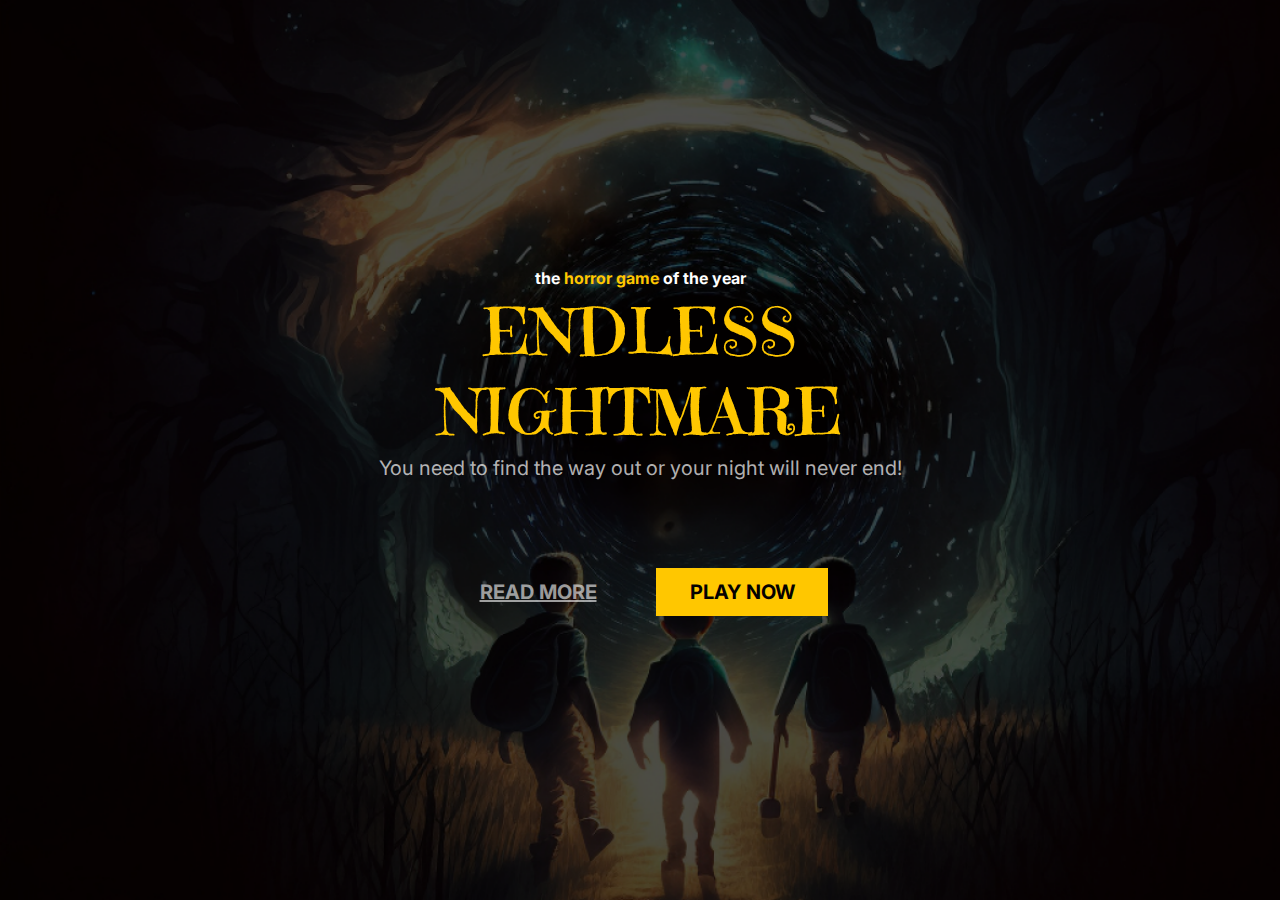
<file: index.html>
<!DOCTYPE html>
<html lang="en">
<head>
  <link rel="preconnect" href="https://fonts.googleapis.com">
  <link rel="preconnect" href="https://fonts.gstatic.com" crossorigin>

  <meta charset="UTF-8">
  <meta name="viewport" content="width=device-width, initial-scale=1.0">

  <link href="https://fonts.googleapis.com/css2?family=Emilys+Candy&family=Inter:wght@400;700&display=swap" rel="stylesheet">

  <link rel="stylesheet" href="style.css">
  <title>Jornada do zero a primeira vaga</title>
</head>
<body>
  <div id="container">
    <h3>the <span>horror game</span> of the year</h3>
    <h1 class="title">Endless <br>Nightmare </h1>
    <p>You need to find the way out or your night will never end!</p>
    <div class="links">
      <a href="#" id="read-more">read more</a>
      <a href="#" id="play">play now</a>
    </div>
    
  </div>
</body>
</html>
</file>
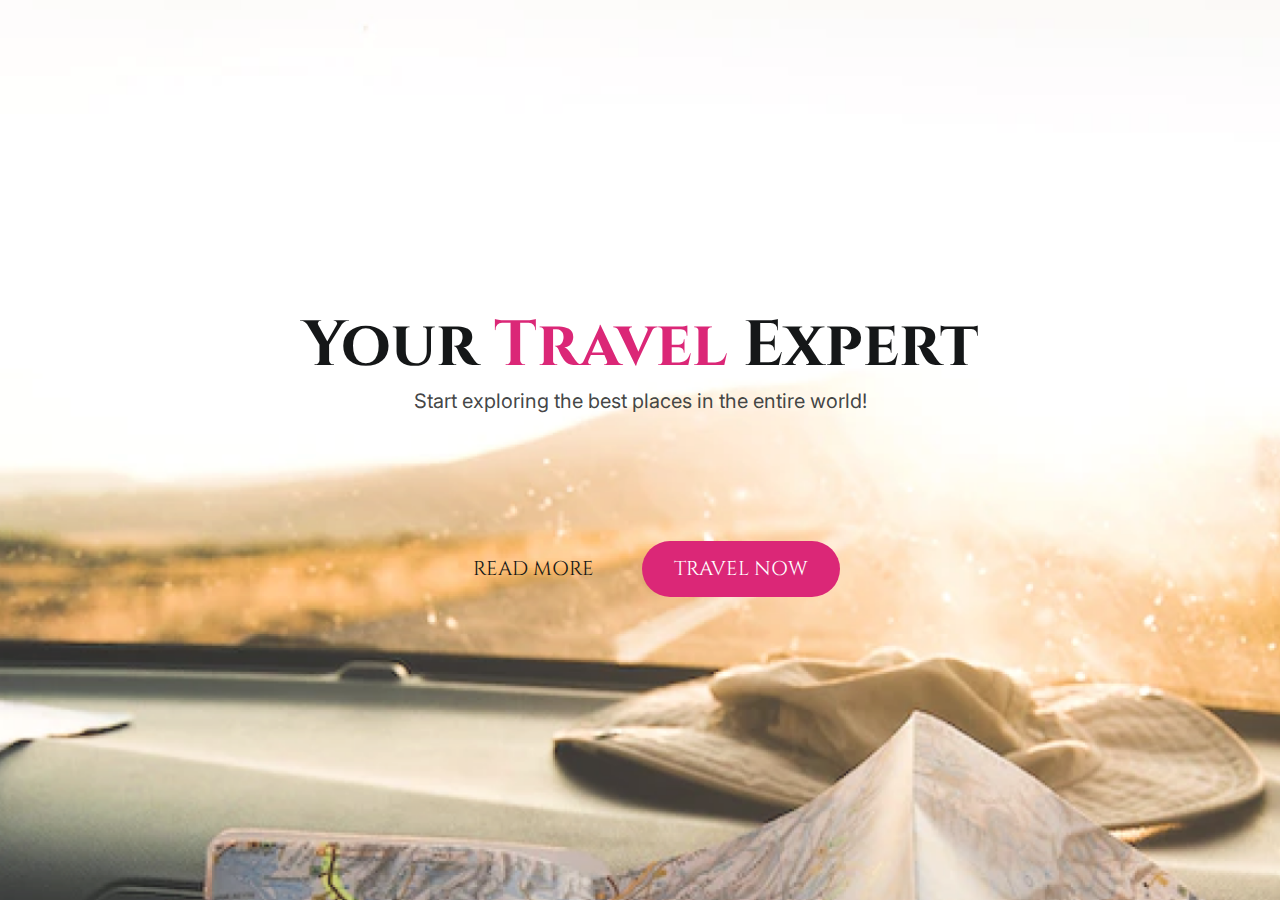
<file: challenge1/index.html>
<!DOCTYPE html>
<html lang="en">
<head>
  <link rel="preconnect" href="https://fonts.googleapis.com">
  <link rel="preconnect" href="https://fonts.gstatic.com" crossorigin>

  <meta charset="UTF-8">
  <meta name="viewport" content="width=device-width, initial-scale=1.0">

  <link rel="shortcut icon" type="image/x-icon" href="./assets/favicon.ico">
  <link rel="stylesheet" href="style.css">
  <link href="https://fonts.googleapis.com/css2?family=Cinzel:wght@700&family=Inter&display=swap" rel="stylesheet">

  <title>Travel Expert</title>
</head>
<body>
  <h1 id="title">Your <span>Travel</span> Expert</h1>
  <p>Start exploring the best places in the entire world!</p>
  <div class="links">
    <a href="#" id="read-btn" target="_blank">Read More</a>
    <a href="#" id="travel-btn" target="_blank">Travel Now</a>
  </div>
</body>
</html>
</file>
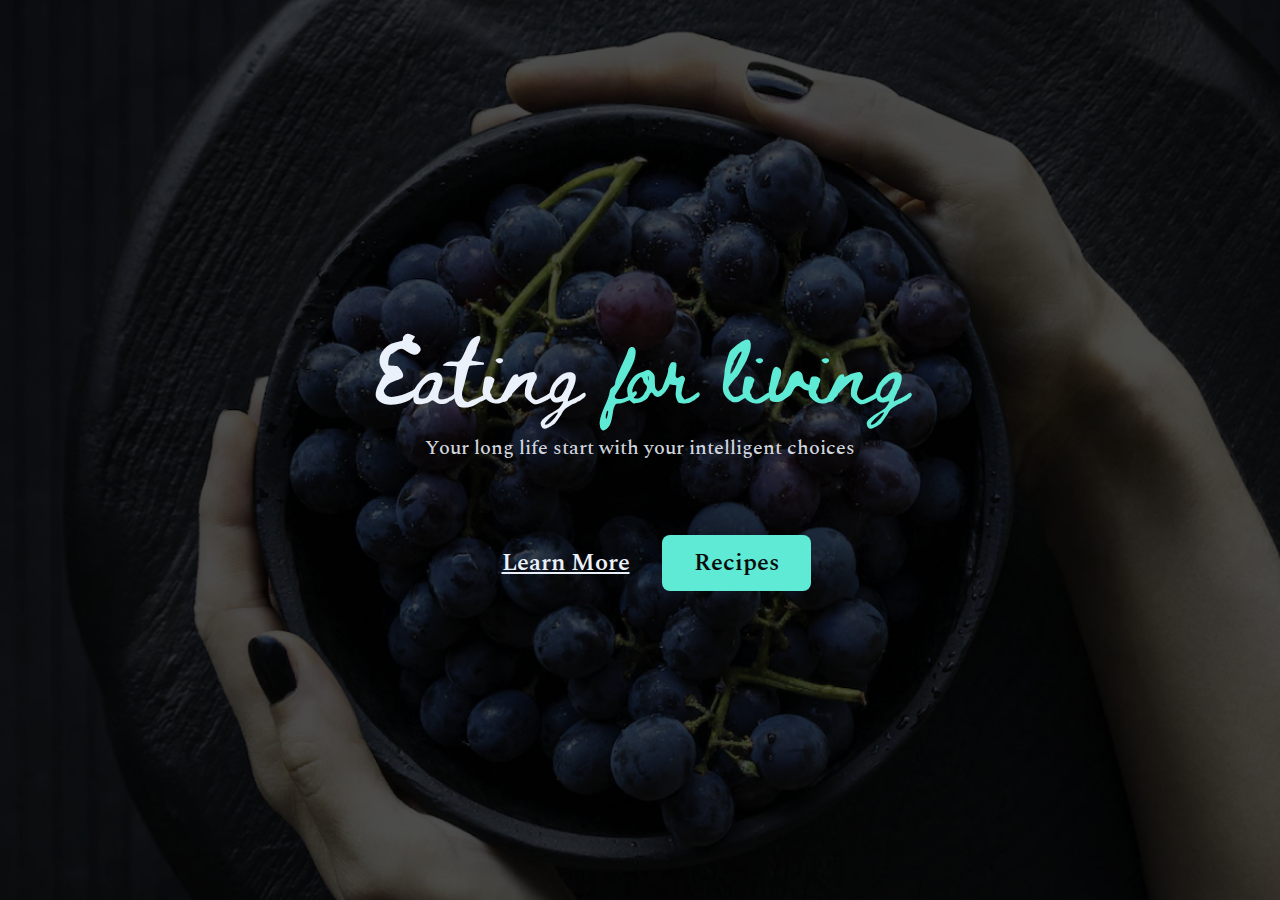
<file: challenge2/index.html>
<!DOCTYPE html>
<html lang="en">
<head>
  <link rel="preconnect" href="https://fonts.googleapis.com">
  <link rel="preconnect" href="https://fonts.gstatic.com" crossorigin>
  <meta charset="UTF-8">
  <meta name="viewport" content="width=device-width, initial-scale=1.0">

  <link href="https://fonts.googleapis.com/css2?family=Beth+Ellen&family=Spectral:wght@500;600&display=swap" rel="stylesheet">
  <link rel="shortcut icon" href="./assets/favicon.ico" type="image/x-icon">
  <link rel="stylesheet" href="style.css">

  <title>Document</title>
</head>
<body>
  <h1>Eating <span>for living</span></h1>
  <p>Your long life start with  your intelligent choices</p>
  <div class="links">
    <a href="http:#"  id="learn-btn" target="_blank" >learn more</a>
    <a href="http:#" id="recipes-btn" target="_blank" >recipes</a>
  </div>
</body>
</html>
</file>
<file: style.css>
* {
  margin: 0;
  padding: 0;
  box-sizing: border-box;
  -webkit-font-smoothing: antialiased;
  -moz-osx-font-smoothing: grayscale;
}

:root {
  font-size: 62.5%;
  --main-color: #FFC700;
  --secondary-color : #FFFFFF;
  --secondary-light: rgba(255, 255, 255, 0.7);
}

body {
  font-size: 1.6rem;
  font-family: 'Inter', sans-serif;
  color: var(--secondary-color);
  background-image: url(./assets/background-image.png);
  background-size: cover;
}

#container {
  display: grid;
  place-content: center;

  height: 100vh;

}

h3 {
  margin: 0 auto;
  font-size: 1.6rem;
}

.title {
  font-family: 'Emilys Candy', sans-serif;
  font-size: 6.4rem;
  font-weight: 400;
  line-height: 8rem;
  color: var(--main-color);
  text-transform: uppercase;
  margin: .4rem auto;
  display: flex;
  text-align: center;

  animation: myanimation 2s ease-in-out infinite;
}

@keyframes myanimation {
  0% {
    transform: scale(1);
  }
  50% {
    transform: scale(1.2);
  }
  100% {
    transform: scale(1);
  }
}

span {
  color: var(--main-color);
}

p {
  color: var(--secondary-light);
  font-size: 2rem;
  margin-bottom: 7.2rem;
}
.links {
  display: flex;
  justify-content: center;
}

a {
  height: 4.8rem;
  padding: 1.2rem;
  text-transform: uppercase;
  font-size: 2rem;
  font-weight: 700;
  margin: 1.6rem;

  width: 17.2rem;
  text-align: center;
}

#play{
  background-color: var(--main-color);
  text-decoration: none;
  color: #040101;
}

#play:hover {
  background-color:rgba(27, 27, 27, 0.869);
  color: var(--main-color);
}
#read-more {
  background-color: transparent;
  text-decoration: none;
  color: rgba(255, 255, 255, 0.6);
  text-decoration-line: underline;
}

#read-more:hover {
  color: var(--main-color);
}
</file>
<file: challenge1/style.css>
* {
  margin: 0;
  padding: 0;
  box-sizing: border-box;
  -webkit-font-smoothing: antialiased;
  -moz-osx-font-smoothing: grayscale;
}

:root {
  font-size: 62.5%;
}

body {
  font-size: 1.6rem;
  background-image: url(./assets/background-image.png);
  background-size: cover;
  background-repeat: no-repeat;
  display: grid;
  place-content: center;
  height: 100vh;
  width: 128rem;
}

#title {
  font-family: 'Cinzel', serif;
  color: #151718;
  font-weight: 700;
  font-size: 6.4rem;
  line-height: 8.6rem;
  text-align: center;

 animation: fadeIn 1s ease-in-out forwards;
}

@keyframes fadeIn {
  0% {
    opacity: 0;
    transform: translateY(50px);
  }
  100% {
    opacity: 1;
    transform: translateY(0);
  }
}

#title span {
  color: #DB2777;
}

p {
  font-family: 'Inter', sans-serif;
  font-size: 2rem;
  color: rgba(44, 46, 47, 0.9);
  margin-bottom: 12.8rem;
  text-align: center;
  line-height: 2.42rem;
}

.links {
  font-size: 2rem;
  font-family: 'Cinzel', serif;
  line-height: 2.4rem;
  text-transform: uppercase;

  display: flex;
  justify-content: center;
  gap: 1.6rem;
}

#read-btn {
  color: #151718;
  text-decoration: none;
  background-color: transparent;
  padding: 1.6rem 3.2rem;
}

#read-btn:hover {
  background-color: #50505173;
  border-radius: 8rem;
  color: #FFFFFF;
}

#travel-btn{
  color: #FFFFFF;
  text-decoration: none;
  background-color: #DB2777;
  border-radius: 8rem;
  padding: 1.6rem 3.2rem;
}

#travel-btn:hover {
  color: #DB2777;
  font-weight: 700;
  background-color: #50505173;
}
</file>
<file: challenge2/style.css>
* {
  margin: 0;
  padding: 0;
  box-sizing: border-box;
  -webkit-font-smoothing: antialiased;
  -moz-osx-font-smoothing: grayscale;
}

:root {
  font-size: 62.5%;
}

body {
  font-family: 'Spectral', sans-serif;

  background-image: url(./assets/background-image.png);
  background-size: cover;
  background-repeat: no-repeat;
  background-position: center ;
  text-align: center;

  height: 100vh;

  display: grid;
  place-content: center;
}

h1 {
  font-family: 'Beth Ellen', sans-serif;
  font-size: 6.4rem;
  color: #EBF1FB;;
  line-height: 12rem;
  font-weight: 400;

  animation: fadeIn 1s ease-in-out forwards;

}

span {
  color: #5EEAD4;
}

p {
  font-weight: 500;
  font-size: 2rem;
  line-height: 3.04rem;
  color: rgba(235, 241, 251, 0.898);

  margin-bottom: 7.2rem;
  margin-top: .4rem;
  animation: fadeIn 1s ease-in-out forwards;
}

@keyframes fadeIn {
  0% {
    opacity: 0;
    transform: translateY(50px);
  }
  100% {
    opacity: 1;
    transform: translateY(0);
  }
}

.links  {
  font-weight: 600;
  font-size: 2.4rem;
  line-height: 2.4rem;
  text-transform: capitalize;

  display: flex;
  justify-content: center;
  align-items: center;
}

#learn-btn {
  text-decoration: none;
  text-decoration-line: underline;
  color: #EBF1FB;
  padding: 1.6rem 3.2rem;
}

#recipes-btn {
  text-decoration: none;
  background-color:  #5EEAD4;
  color: #0B0C0E;
  border-radius: .8rem;
  padding: 1.6rem 3.2rem;
  
}
</file>
